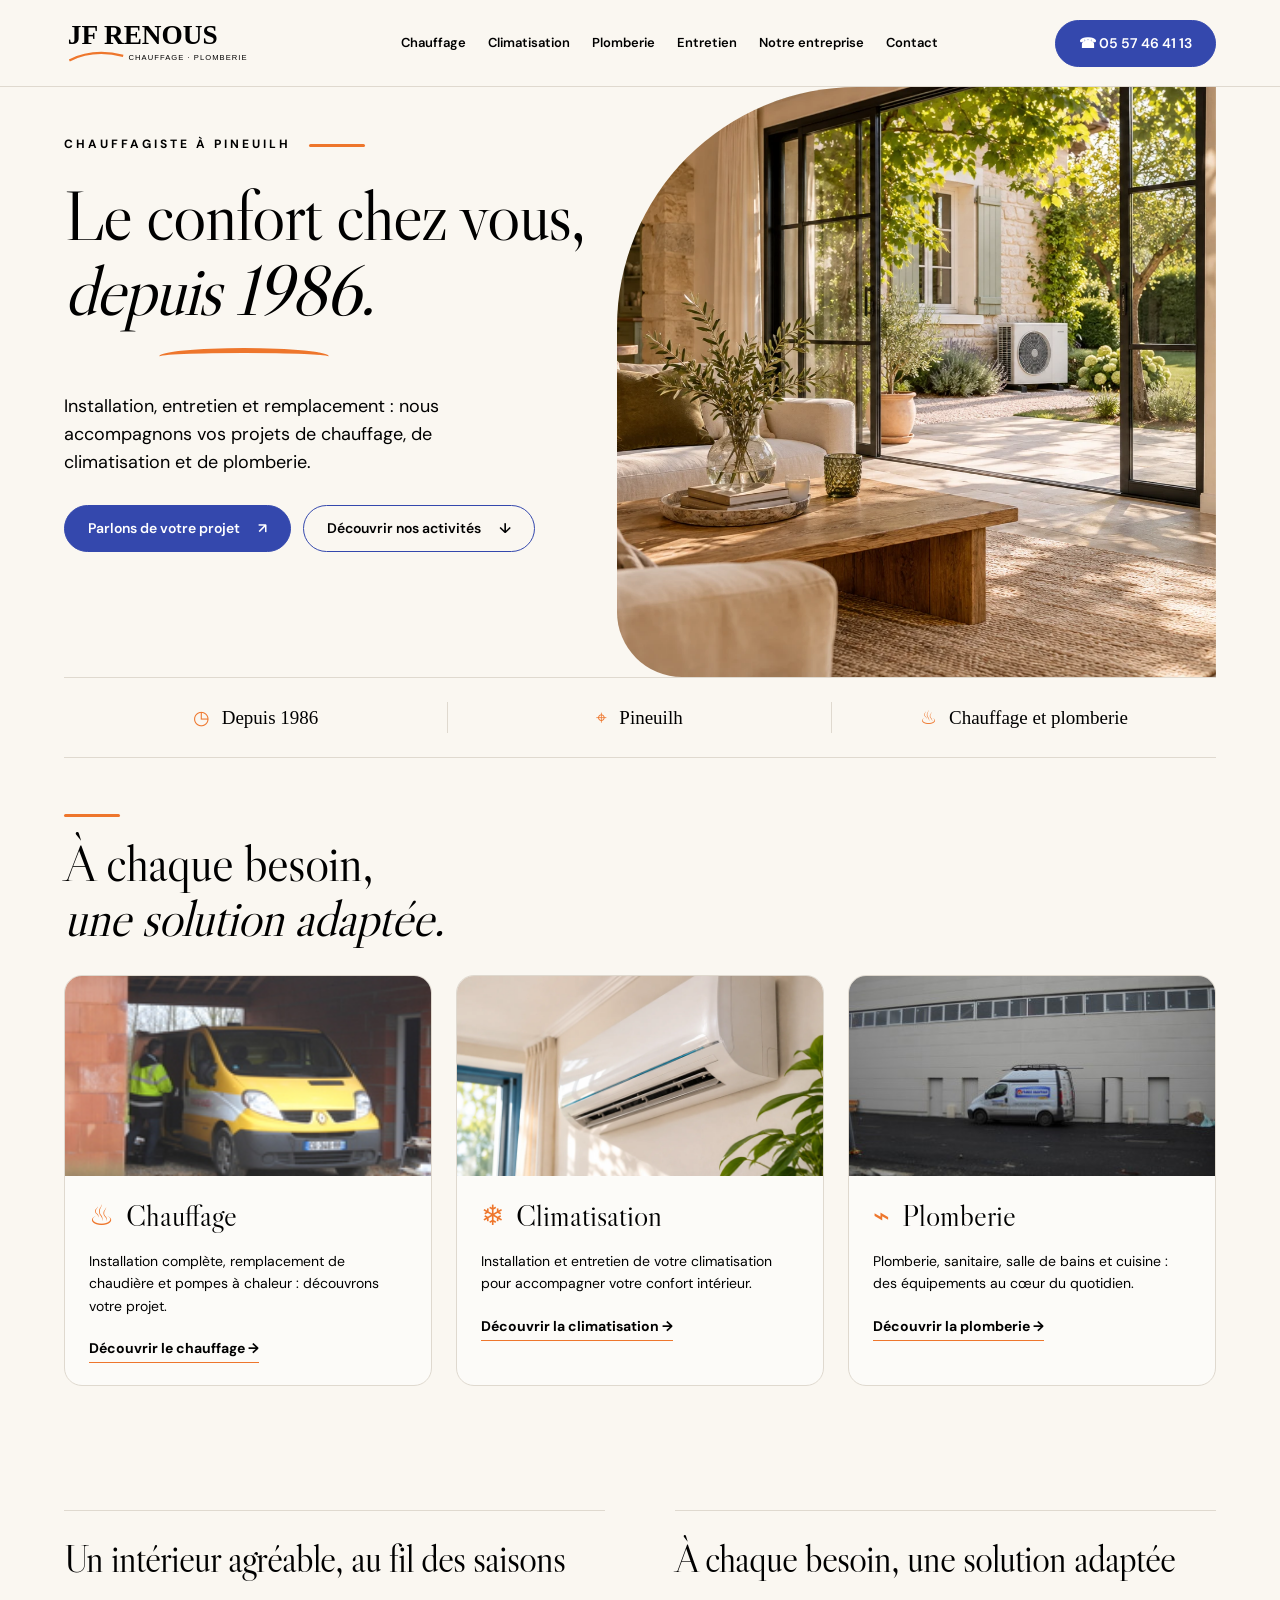
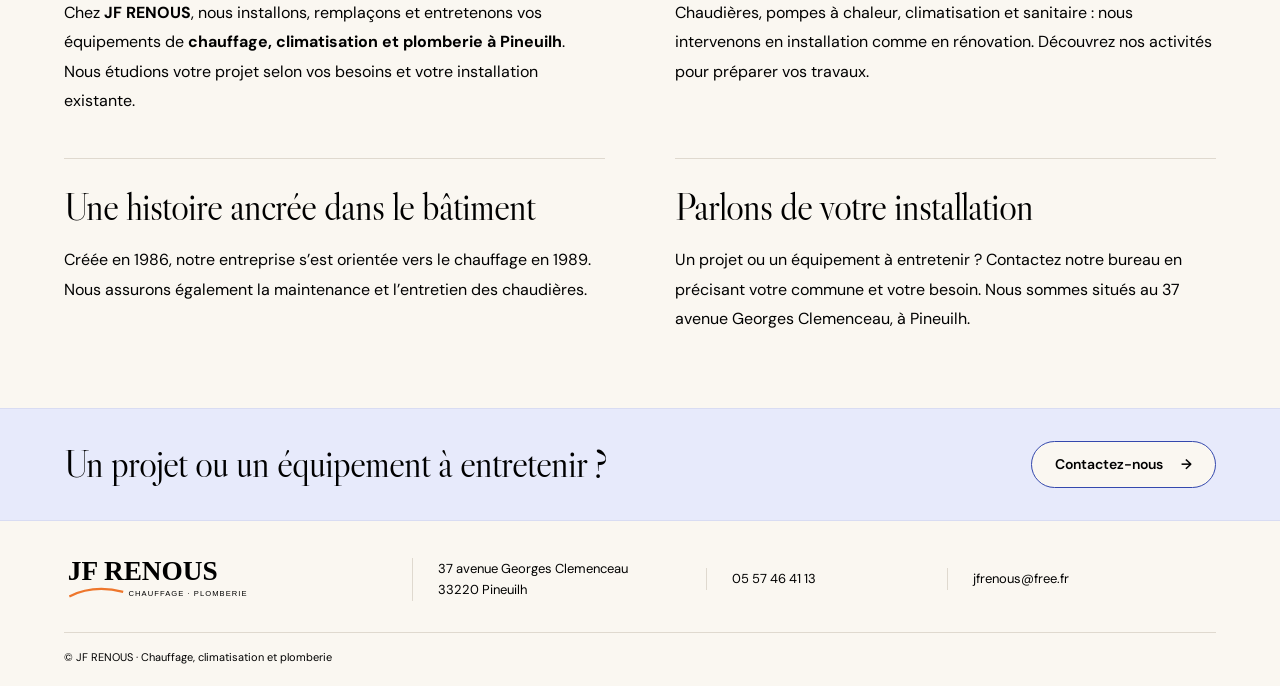
<file: index.html>
<!doctype html><html lang="fr"><head><meta charset="utf-8"><meta name="viewport" content="width=device-width, initial-scale=1"><title>Chauffagiste à Pineuilh — JF RENOUS</title><meta name="description" content="Installation, entretien et remplacement : nous accompagnons vos projets de chauffage, de climatisation et de plomberie. Contactez JF RENOUS à Pineuilh."><meta name="theme-color" content="#3448AD"><link rel="icon" href="assets/favicon.svg"><link rel="stylesheet" href="style.css"><script src="app.js" defer></script></head><body class="home"><a class="skip" href="#main">Aller au contenu</a><header><div class="header"><a class="logo" href="index.html"><img src="assets/logo.svg" alt="JF RENOUS — Accueil"></a><nav aria-label="Navigation principale"><a href="chauffage.html">Chauffage</a><a href="climatisation.html">Climatisation</a><a href="plomberie.html">Plomberie</a><a href="entretien.html">Entretien</a><a href="entreprise.html">Notre entreprise</a><a href="contact.html">Contact</a></nav><a class="phone" href="tel:+33557464113">☎ 05 57 46 41 13</a><button class="menu" type="button" aria-expanded="false" aria-label="Ouvrir ou fermer le menu">Menu</button></div></header><main id="main"><section class="hero"><div class="hero-copy reveal"><div class="eyebrow">Chauffagiste à Pineuilh</div><h1>Le confort chez vous,<br><em>depuis 1986.</em></h1><div class="swoosh" aria-hidden="true"></div><p>Installation, entretien et remplacement : nous accompagnons vos projets de chauffage, de climatisation et de plomberie.</p><div class="actions"><a class="button" href="contact.html">Parlons de votre projet <span aria-hidden="true">↗</span></a><a class="button outline" href="#activites">Découvrir nos activités <span aria-hidden="true">↓</span></a></div></div><div class="hero-media"><figure><img src="assets/confort.webp" alt="Intérieur lumineux avec radiateur et pompe à chaleur donnant sur un jardin" fetchpriority="high"></figure></div></section><div class="facts"><div><span>◷</span>Depuis 1986</div><div><span>⌖</span>Pineuilh</div><div><span>♨</span>Chauffage et plomberie</div></div><section class="wrap" id="activites"><div class="section-title"><span class="mark"></span><h2>À chaque besoin,<br><em>une solution adaptée.</em></h2></div><div class="cards"><a class="card" href="chauffage.html"><div class="card-photo"><img src="assets/chaudiere.jpg" alt="Chauffage" loading="lazy"></div><div class="card-body"><h3><span class="icon" aria-hidden="true">♨</span>Chauffage</h3><p>Installation complète, remplacement de chaudière et pompes à chaleur : découvrons votre projet.</p><span class="textlink">Découvrir le chauffage →</span></div></a><a class="card" href="climatisation.html"><div class="card-photo"><img src="assets/carteclim.webp" alt="Climatisation murale — visuel illustratif" loading="lazy"></div><div class="card-body"><h3><span class="icon" aria-hidden="true">❄</span>Climatisation</h3><p>Installation et entretien de votre climatisation pour accompagner votre confort intérieur.</p><span class="textlink">Découvrir la climatisation →</span></div></a><a class="card" href="plomberie.html"><div class="card-photo"><img src="assets/sanitaire.jpg" alt="Plomberie" loading="lazy"></div><div class="card-body"><h3><span class="icon" aria-hidden="true">⌁</span>Plomberie</h3><p>Plomberie, sanitaire, salle de bains et cuisine : des équipements au cœur du quotidien.</p><span class="textlink">Découvrir la plomberie →</span></div></a></div></section><section class="wrap" id="details"><div class="editorial"><article><h2>Un intérieur agréable, au fil des saisons</h2><p>Chez <strong>JF RENOUS</strong>, nous installons, remplaçons et entretenons vos équipements de <strong>chauffage, climatisation et plomberie à Pineuilh</strong>. Nous étudions votre projet selon vos besoins et votre installation existante.</p></article><article><h2>À chaque besoin, une solution adaptée</h2><p>Chaudières, pompes à chaleur, climatisation et sanitaire : nous intervenons en installation comme en rénovation. Découvrez nos activités pour préparer vos travaux.</p></article><article><h2>Une histoire ancrée dans le bâtiment</h2><p>Créée en 1986, notre entreprise s’est orientée vers le chauffage en 1989. Nous assurons également la maintenance et l’entretien des chaudières.</p></article><article><h2>Parlons de votre installation</h2><p>Un projet ou un équipement à entretenir ? Contactez notre bureau en précisant votre commune et votre besoin. Nous sommes situés au 37 avenue Georges Clemenceau, à Pineuilh.</p></article></div></section><section class="cta"><div class="wrap"><h2>Un projet ou un équipement à entretenir ?</h2><a class="button outline" href="contact.html">Contactez-nous <span aria-hidden="true">→</span></a></div></section></main><footer><div class="wrap"><div class="footer-top"><a class="logo" href="index.html"><img src="assets/logo.svg" alt="JF RENOUS — Accueil"></a><div>37 avenue Georges Clemenceau<br>33220 Pineuilh</div><div><a href="tel:+33557464113">05 57 46 41 13</a></div><div><a href="mailto:jfrenous@free.fr">jfrenous@free.fr</a></div></div><div class="footer-bottom"><span>© JF RENOUS · Chauffage, climatisation et plomberie</span></div></div></footer></body></html>
</file>
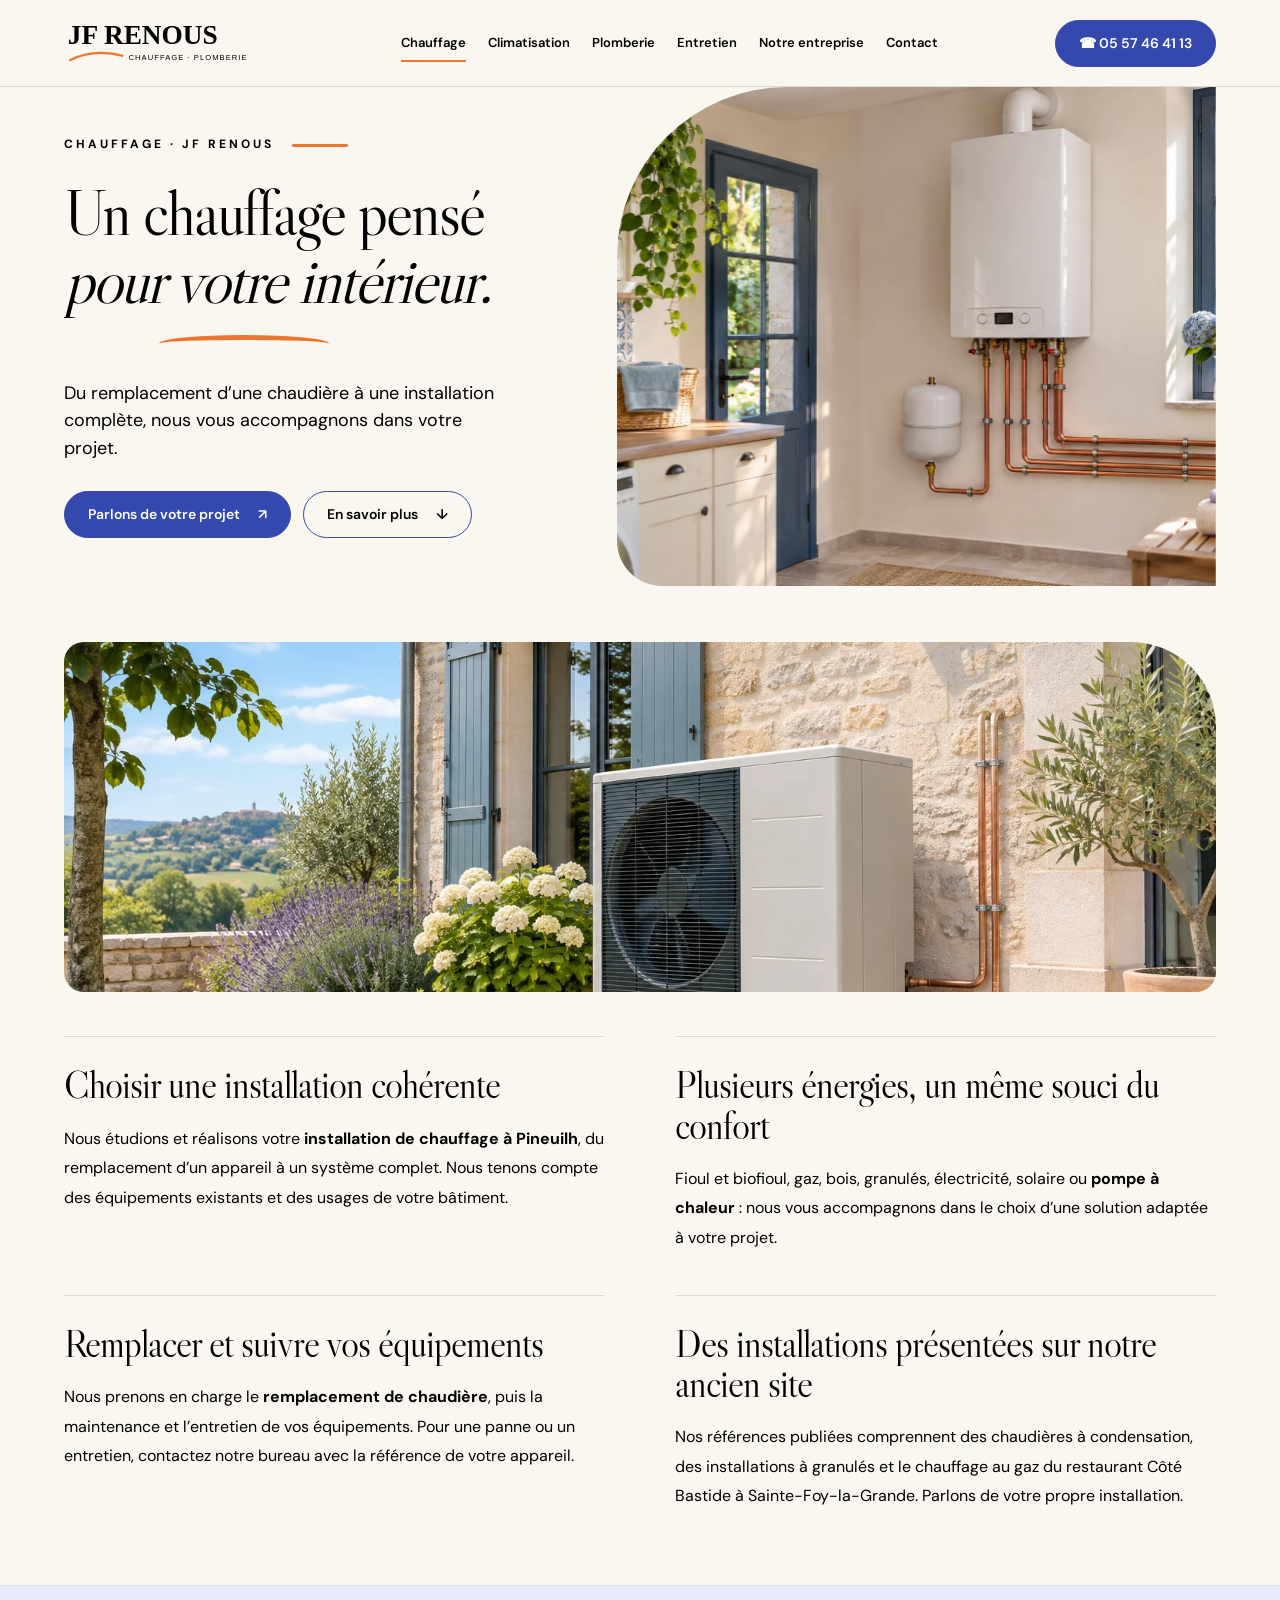
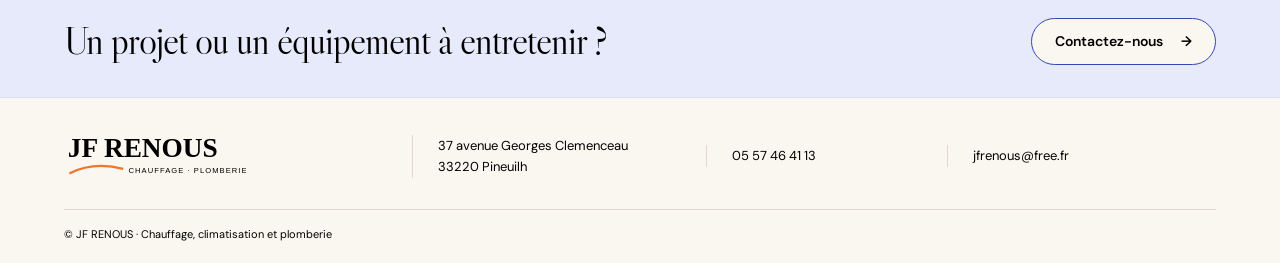
<file: chauffage.html>
<!doctype html><html lang="fr"><head><meta charset="utf-8"><meta name="viewport" content="width=device-width, initial-scale=1"><title>Installation de chauffage à Pineuilh — JF RENOUS</title><meta name="description" content="Du remplacement d’une chaudière à une installation complète, nous vous accompagnons dans votre projet. Contactez JF RENOUS à Pineuilh."><meta name="theme-color" content="#3448AD"><link rel="icon" href="assets/favicon.svg"><link rel="stylesheet" href="style.css"><script src="app.js" defer></script></head><body class="inner"><a class="skip" href="#main">Aller au contenu</a><header><div class="header"><a class="logo" href="index.html"><img src="assets/logo.svg" alt="JF RENOUS — Accueil"></a><nav aria-label="Navigation principale"><a aria-current="page" href="chauffage.html">Chauffage</a><a href="climatisation.html">Climatisation</a><a href="plomberie.html">Plomberie</a><a href="entretien.html">Entretien</a><a href="entreprise.html">Notre entreprise</a><a href="contact.html">Contact</a></nav><a class="phone" href="tel:+33557464113">☎ 05 57 46 41 13</a><button class="menu" type="button" aria-expanded="false" aria-label="Ouvrir ou fermer le menu">Menu</button></div></header><main id="main"><section class="hero"><div class="hero-copy reveal"><div class="eyebrow">Chauffage · JF RENOUS</div><h1>Un chauffage pensé<br><em>pour votre intérieur.</em></h1><div class="swoosh" aria-hidden="true"></div><p>Du remplacement d’une chaudière à une installation complète, nous vous accompagnons dans votre projet.</p><div class="actions"><a class="button" href="contact.html">Parlons de votre projet <span aria-hidden="true">↗</span></a><a class="button outline" href="#details">En savoir plus <span aria-hidden="true">↓</span></a></div></div><div class="hero-media"><figure><img src="assets/chauffage.webp" alt="Chaudière murale avec tuyauterie en cuivre dans une buanderie" fetchpriority="high"></figure></div></section><section class="wrap" id="details"><figure class="activity-photo"><img src="assets/chauffage_detail.webp" alt="Pompe à chaleur à proximité d’une maison en pierre" loading="lazy"></figure><div class="editorial"><article><h2>Choisir une installation cohérente</h2><p>Nous étudions et réalisons votre <strong>installation de chauffage à Pineuilh</strong>, du remplacement d’un appareil à un système complet. Nous tenons compte des équipements existants et des usages de votre bâtiment.</p></article><article><h2>Plusieurs énergies, un même souci du confort</h2><p>Fioul et biofioul, gaz, bois, granulés, électricité, solaire ou <strong>pompe à chaleur</strong> : nous vous accompagnons dans le choix d’une solution adaptée à votre projet.</p></article><article><h2>Remplacer et suivre vos équipements</h2><p>Nous prenons en charge le <strong>remplacement de chaudière</strong>, puis la maintenance et l’entretien de vos équipements. Pour une panne ou un entretien, contactez notre bureau avec la référence de votre appareil.</p></article><article><h2>Des installations présentées sur notre ancien site</h2><p>Nos références publiées comprennent des chaudières à condensation, des installations à granulés et le chauffage au gaz du restaurant Côté Bastide à Sainte-Foy-la-Grande. Parlons de votre propre installation.</p></article></div></section><section class="cta"><div class="wrap"><h2>Un projet ou un équipement à entretenir ?</h2><a class="button outline" href="contact.html">Contactez-nous <span aria-hidden="true">→</span></a></div></section></main><footer><div class="wrap"><div class="footer-top"><a class="logo" href="index.html"><img src="assets/logo.svg" alt="JF RENOUS — Accueil"></a><div>37 avenue Georges Clemenceau<br>33220 Pineuilh</div><div><a href="tel:+33557464113">05 57 46 41 13</a></div><div><a href="mailto:jfrenous@free.fr">jfrenous@free.fr</a></div></div><div class="footer-bottom"><span>© JF RENOUS · Chauffage, climatisation et plomberie</span></div></div></footer></body></html>
</file>
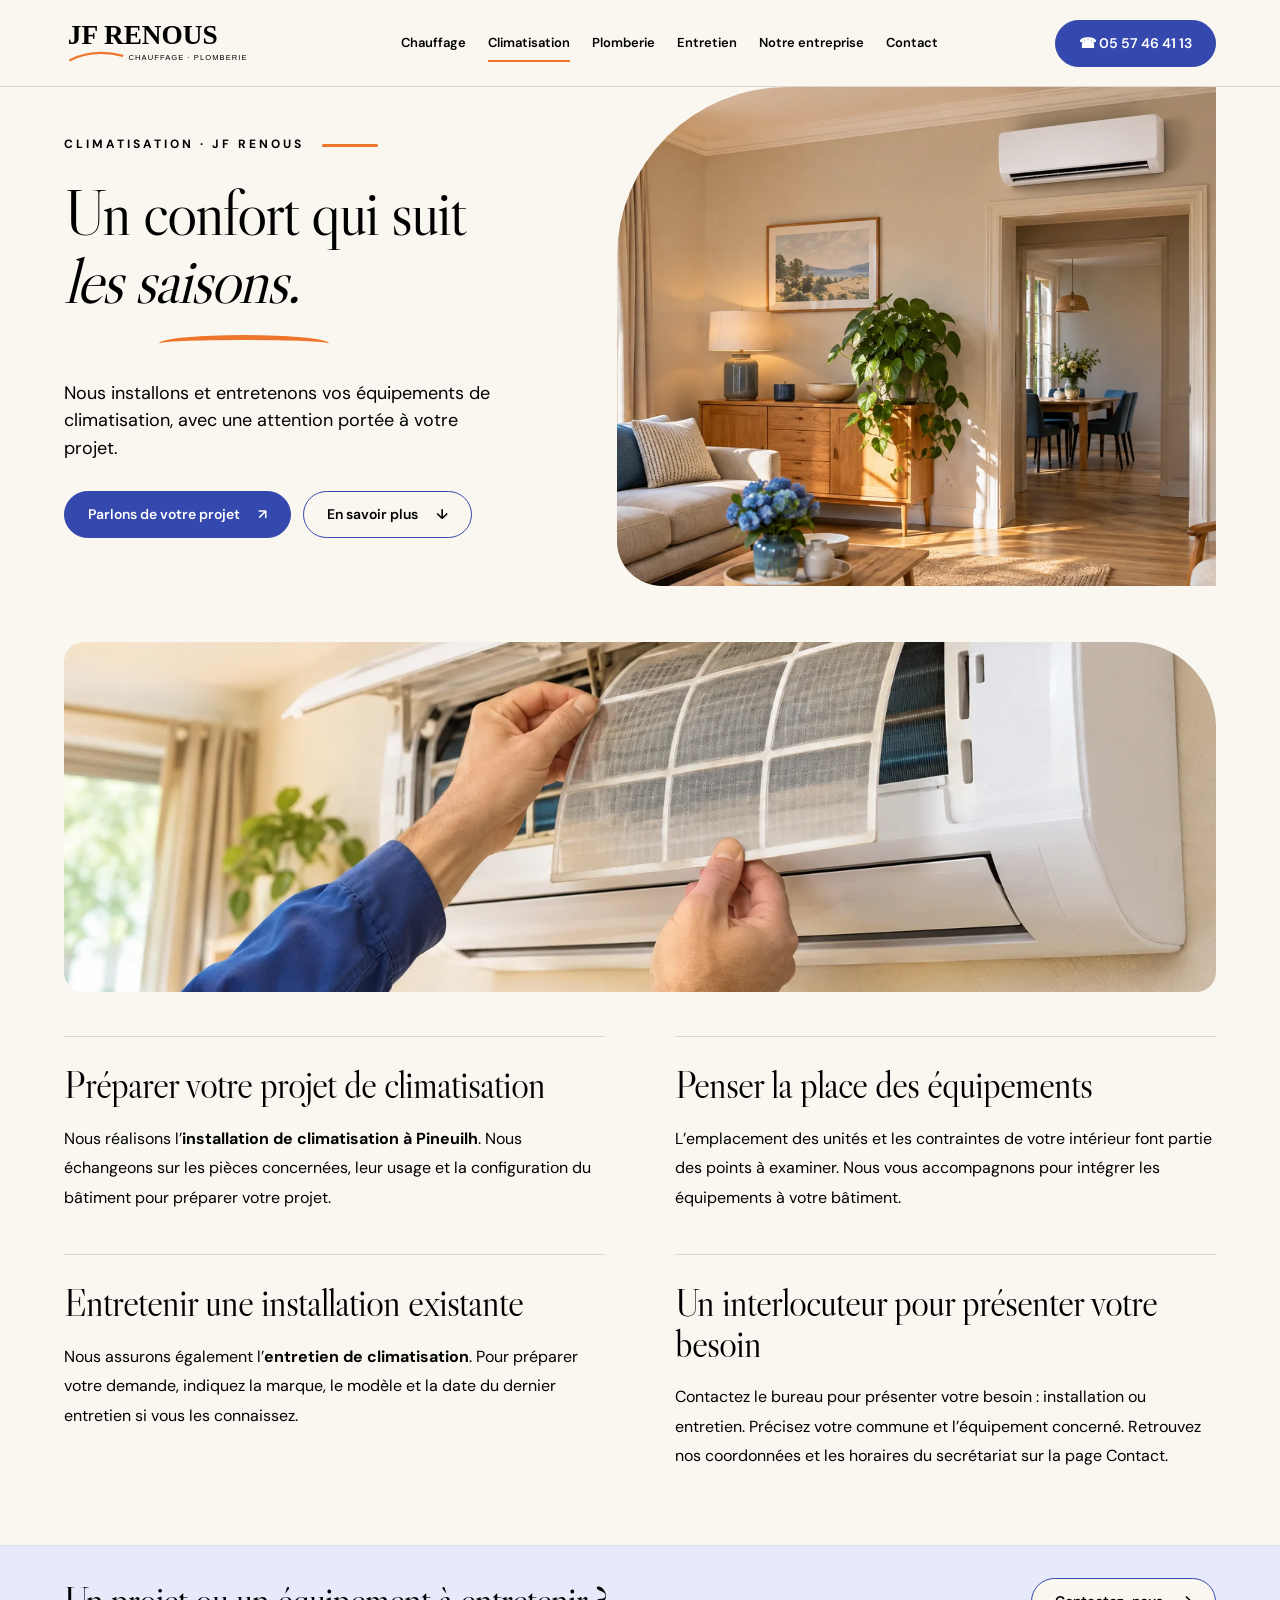
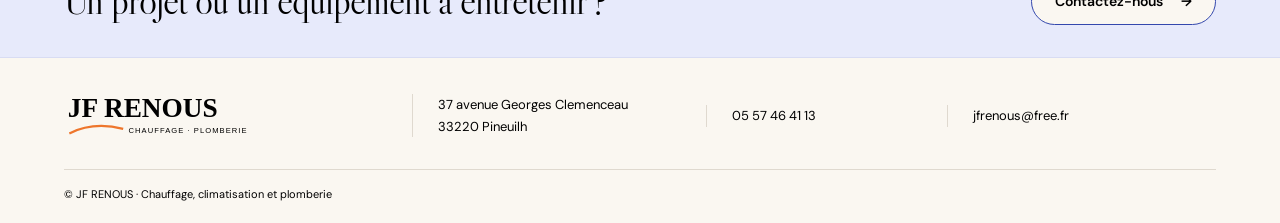
<file: climatisation.html>
<!doctype html><html lang="fr"><head><meta charset="utf-8"><meta name="viewport" content="width=device-width, initial-scale=1"><title>Installation et entretien de climatisation à Pineuilh</title><meta name="description" content="Nous installons et entretenons vos équipements de climatisation, avec une attention portée à votre projet. Contactez JF RENOUS à Pineuilh."><meta name="theme-color" content="#3448AD"><link rel="icon" href="assets/favicon.svg"><link rel="stylesheet" href="style.css"><script src="app.js" defer></script></head><body class="inner"><a class="skip" href="#main">Aller au contenu</a><header><div class="header"><a class="logo" href="index.html"><img src="assets/logo.svg" alt="JF RENOUS — Accueil"></a><nav aria-label="Navigation principale"><a href="chauffage.html">Chauffage</a><a aria-current="page" href="climatisation.html">Climatisation</a><a href="plomberie.html">Plomberie</a><a href="entretien.html">Entretien</a><a href="entreprise.html">Notre entreprise</a><a href="contact.html">Contact</a></nav><a class="phone" href="tel:+33557464113">☎ 05 57 46 41 13</a><button class="menu" type="button" aria-expanded="false" aria-label="Ouvrir ou fermer le menu">Menu</button></div></header><main id="main"><section class="hero"><div class="hero-copy reveal"><div class="eyebrow">Climatisation · JF RENOUS</div><h1>Un confort qui suit<br><em>les saisons.</em></h1><div class="swoosh" aria-hidden="true"></div><p>Nous installons et entretenons vos équipements de climatisation, avec une attention portée à votre projet.</p><div class="actions"><a class="button" href="contact.html">Parlons de votre projet <span aria-hidden="true">↗</span></a><a class="button outline" href="#details">En savoir plus <span aria-hidden="true">↓</span></a></div></div><div class="hero-media"><figure><img src="assets/climatisation.webp" alt="Climatisation murale dans un intérieur lumineux" fetchpriority="high"></figure></div></section><section class="wrap" id="details"><figure class="activity-photo"><img src="assets/climatisation_detail.webp" alt="Entretien du filtre d’une climatisation" loading="lazy"></figure><div class="editorial"><article><h2>Préparer votre projet de climatisation</h2><p>Nous réalisons l’<strong>installation de climatisation à Pineuilh</strong>. Nous échangeons sur les pièces concernées, leur usage et la configuration du bâtiment pour préparer votre projet.</p></article><article><h2>Penser la place des équipements</h2><p>L’emplacement des unités et les contraintes de votre intérieur font partie des points à examiner. Nous vous accompagnons pour intégrer les équipements à votre bâtiment.</p></article><article><h2>Entretenir une installation existante</h2><p>Nous assurons également l’<strong>entretien de climatisation</strong>. Pour préparer votre demande, indiquez la marque, le modèle et la date du dernier entretien si vous les connaissez.</p></article><article><h2>Un interlocuteur pour présenter votre besoin</h2><p>Contactez le bureau pour présenter votre besoin : installation ou entretien. Précisez votre commune et l’équipement concerné. Retrouvez nos coordonnées et les horaires du secrétariat sur la page Contact.</p></article></div></section><section class="cta"><div class="wrap"><h2>Un projet ou un équipement à entretenir ?</h2><a class="button outline" href="contact.html">Contactez-nous <span aria-hidden="true">→</span></a></div></section></main><footer><div class="wrap"><div class="footer-top"><a class="logo" href="index.html"><img src="assets/logo.svg" alt="JF RENOUS — Accueil"></a><div>37 avenue Georges Clemenceau<br>33220 Pineuilh</div><div><a href="tel:+33557464113">05 57 46 41 13</a></div><div><a href="mailto:jfrenous@free.fr">jfrenous@free.fr</a></div></div><div class="footer-bottom"><span>© JF RENOUS · Chauffage, climatisation et plomberie</span></div></div></footer></body></html>
</file>
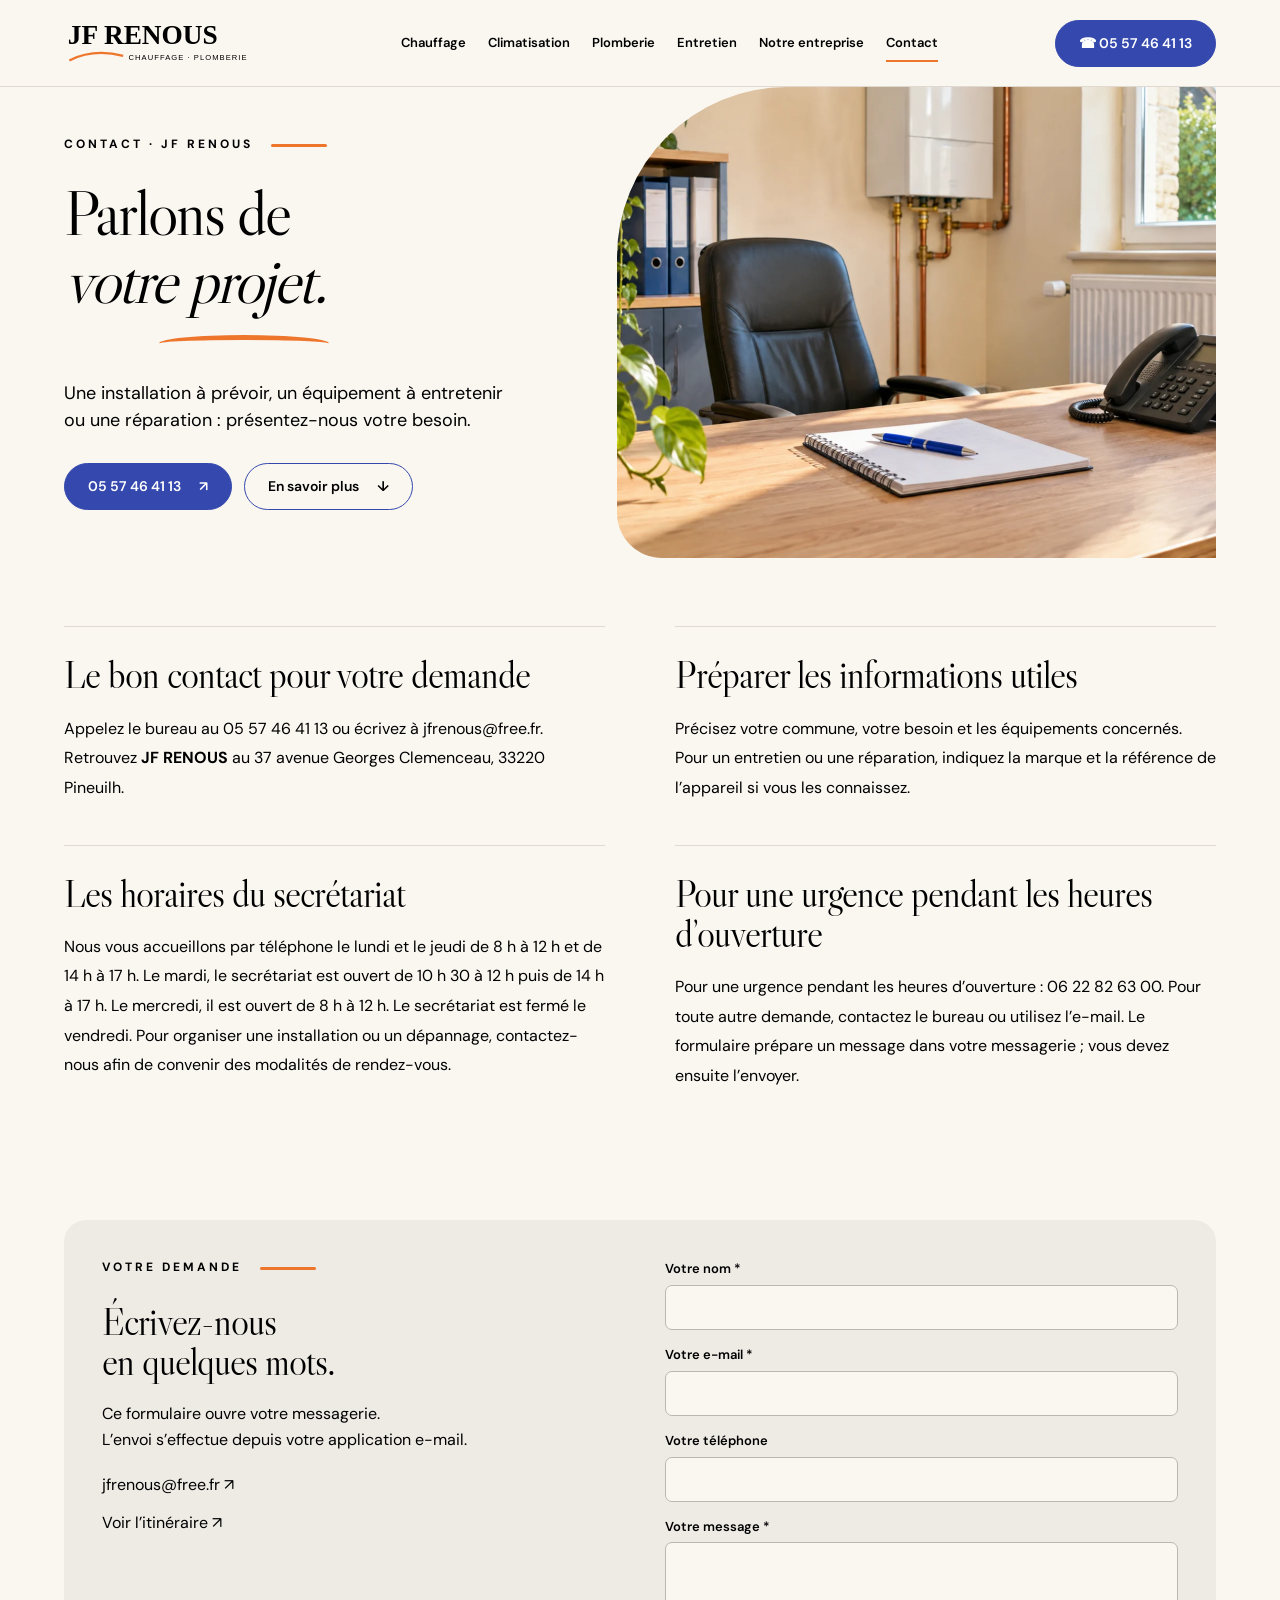
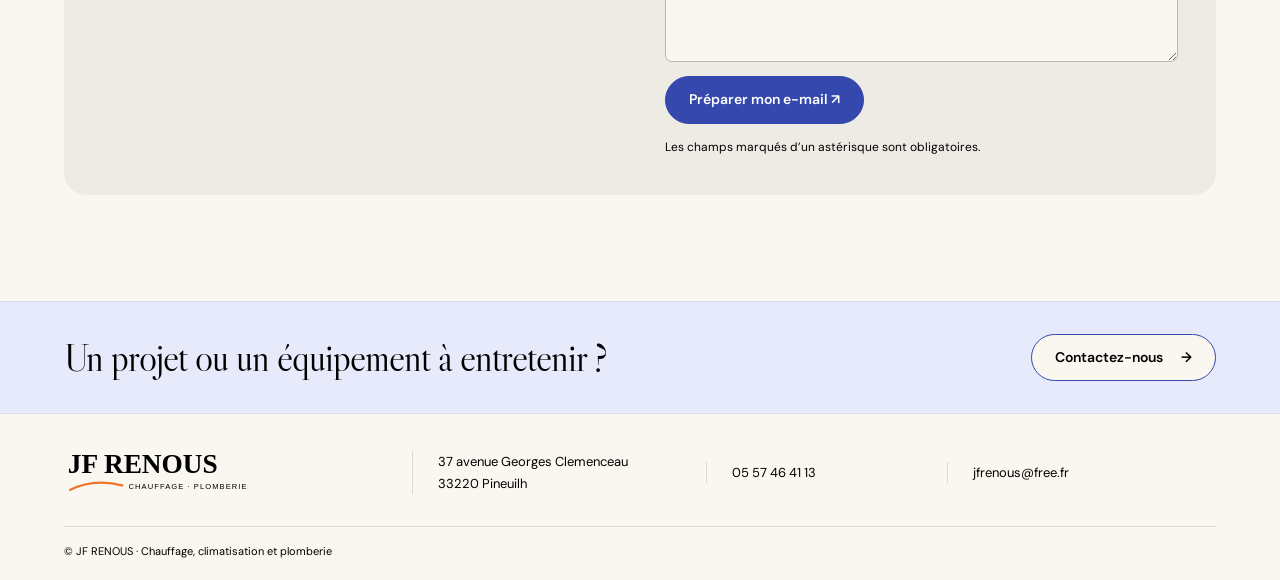
<file: contact.html>
<!doctype html><html lang="fr"><head><meta charset="utf-8"><meta name="viewport" content="width=device-width, initial-scale=1"><title>Contacter votre chauffagiste à Pineuilh — JF RENOUS</title><meta name="description" content="Une installation à prévoir, un équipement à entretenir ou une réparation : présentez-nous votre besoin. Contactez JF RENOUS à Pineuilh."><meta name="theme-color" content="#3448AD"><link rel="icon" href="assets/favicon.svg"><link rel="stylesheet" href="style.css"><script src="app.js" defer></script></head><body class="inner"><a class="skip" href="#main">Aller au contenu</a><header><div class="header"><a class="logo" href="index.html"><img src="assets/logo.svg" alt="JF RENOUS — Accueil"></a><nav aria-label="Navigation principale"><a href="chauffage.html">Chauffage</a><a href="climatisation.html">Climatisation</a><a href="plomberie.html">Plomberie</a><a href="entretien.html">Entretien</a><a href="entreprise.html">Notre entreprise</a><a aria-current="page" href="contact.html">Contact</a></nav><a class="phone" href="tel:+33557464113">☎ 05 57 46 41 13</a><button class="menu" type="button" aria-expanded="false" aria-label="Ouvrir ou fermer le menu">Menu</button></div></header><main id="main"><section class="hero"><div class="hero-copy reveal"><div class="eyebrow">Contact · JF RENOUS</div><h1>Parlons de<br><em>votre projet.</em></h1><div class="swoosh" aria-hidden="true"></div><p>Une installation à prévoir, un équipement à entretenir ou une réparation : présentez-nous votre besoin.</p><div class="actions"><a class="button" href="tel:+33557464113">05 57 46 41 13 <span aria-hidden="true">↗</span></a><a class="button outline" href="#details">En savoir plus <span aria-hidden="true">↓</span></a></div></div><div class="hero-media"><figure><img src="assets/contact.webp" alt="Bureau avec téléphone et carnet pour préparer votre demande" fetchpriority="high"></figure></div></section><section class="wrap" id="details"><div class="editorial"><article><h2>Le bon contact pour votre demande</h2><p>Appelez le bureau au <a href="tel:+33557464113">05 57 46 41 13</a> ou écrivez à <a href="mailto:jfrenous@free.fr">jfrenous@free.fr</a>. Retrouvez <strong>JF RENOUS</strong> au 37 avenue Georges Clemenceau, 33220 Pineuilh.</p></article><article><h2>Préparer les informations utiles</h2><p>Précisez votre commune, votre besoin et les équipements concernés. Pour un entretien ou une réparation, indiquez la marque et la référence de l’appareil si vous les connaissez.</p></article><article><h2>Les horaires du secrétariat</h2><p>Nous vous accueillons par téléphone le lundi et le jeudi de 8 h à 12 h et de 14 h à 17 h. Le mardi, le secrétariat est ouvert de 10 h 30 à 12 h puis de 14 h à 17 h. Le mercredi, il est ouvert de 8 h à 12 h. Le secrétariat est fermé le vendredi. Pour organiser une installation ou un dépannage, contactez-nous afin de convenir des modalités de rendez-vous.</p></article><article><h2>Pour une urgence pendant les heures d’ouverture</h2><p>Pour une urgence pendant les heures d’ouverture : <a href="tel:+33622826300">06 22 82 63 00</a>. Pour toute autre demande, contactez le bureau ou utilisez l’e-mail. Le formulaire prépare un message dans votre messagerie ; vous devez ensuite l’envoyer.</p></article></div></section><section class="wrap"><div class="contact-panel"><div><span class="eyebrow">Votre demande</span><h2>Écrivez-nous<br>en quelques mots.</h2><p>Ce formulaire ouvre votre messagerie.<br>L’envoi s’effectue depuis votre application e-mail.</p><a href="mailto:jfrenous@free.fr">jfrenous@free.fr ↗</a><a href="https://www.google.com/maps/search/?api=1&query=37+avenue+Georges+Clemenceau+33220+Pineuilh" target="_blank" rel="noopener">Voir l’itinéraire ↗</a></div><form><label>Votre nom *<input name="nom" autocomplete="name" required></label><label>Votre e-mail *<input name="email" type="email" autocomplete="email" required></label><label>Votre téléphone<input name="telephone" type="tel" autocomplete="tel"></label><label>Votre message *<textarea name="message" required></textarea></label><button class="button" type="submit">Préparer mon e-mail ↗</button><small id="form-status" role="status">Les champs marqués d’un astérisque sont obligatoires.</small></form></div></section><section class="cta"><div class="wrap"><h2>Un projet ou un équipement à entretenir ?</h2><a class="button outline" href="contact.html">Contactez-nous <span aria-hidden="true">→</span></a></div></section></main><footer><div class="wrap"><div class="footer-top"><a class="logo" href="index.html"><img src="assets/logo.svg" alt="JF RENOUS — Accueil"></a><div>37 avenue Georges Clemenceau<br>33220 Pineuilh</div><div><a href="tel:+33557464113">05 57 46 41 13</a></div><div><a href="mailto:jfrenous@free.fr">jfrenous@free.fr</a></div></div><div class="footer-bottom"><span>© JF RENOUS · Chauffage, climatisation et plomberie</span></div></div></footer></body></html>
</file>
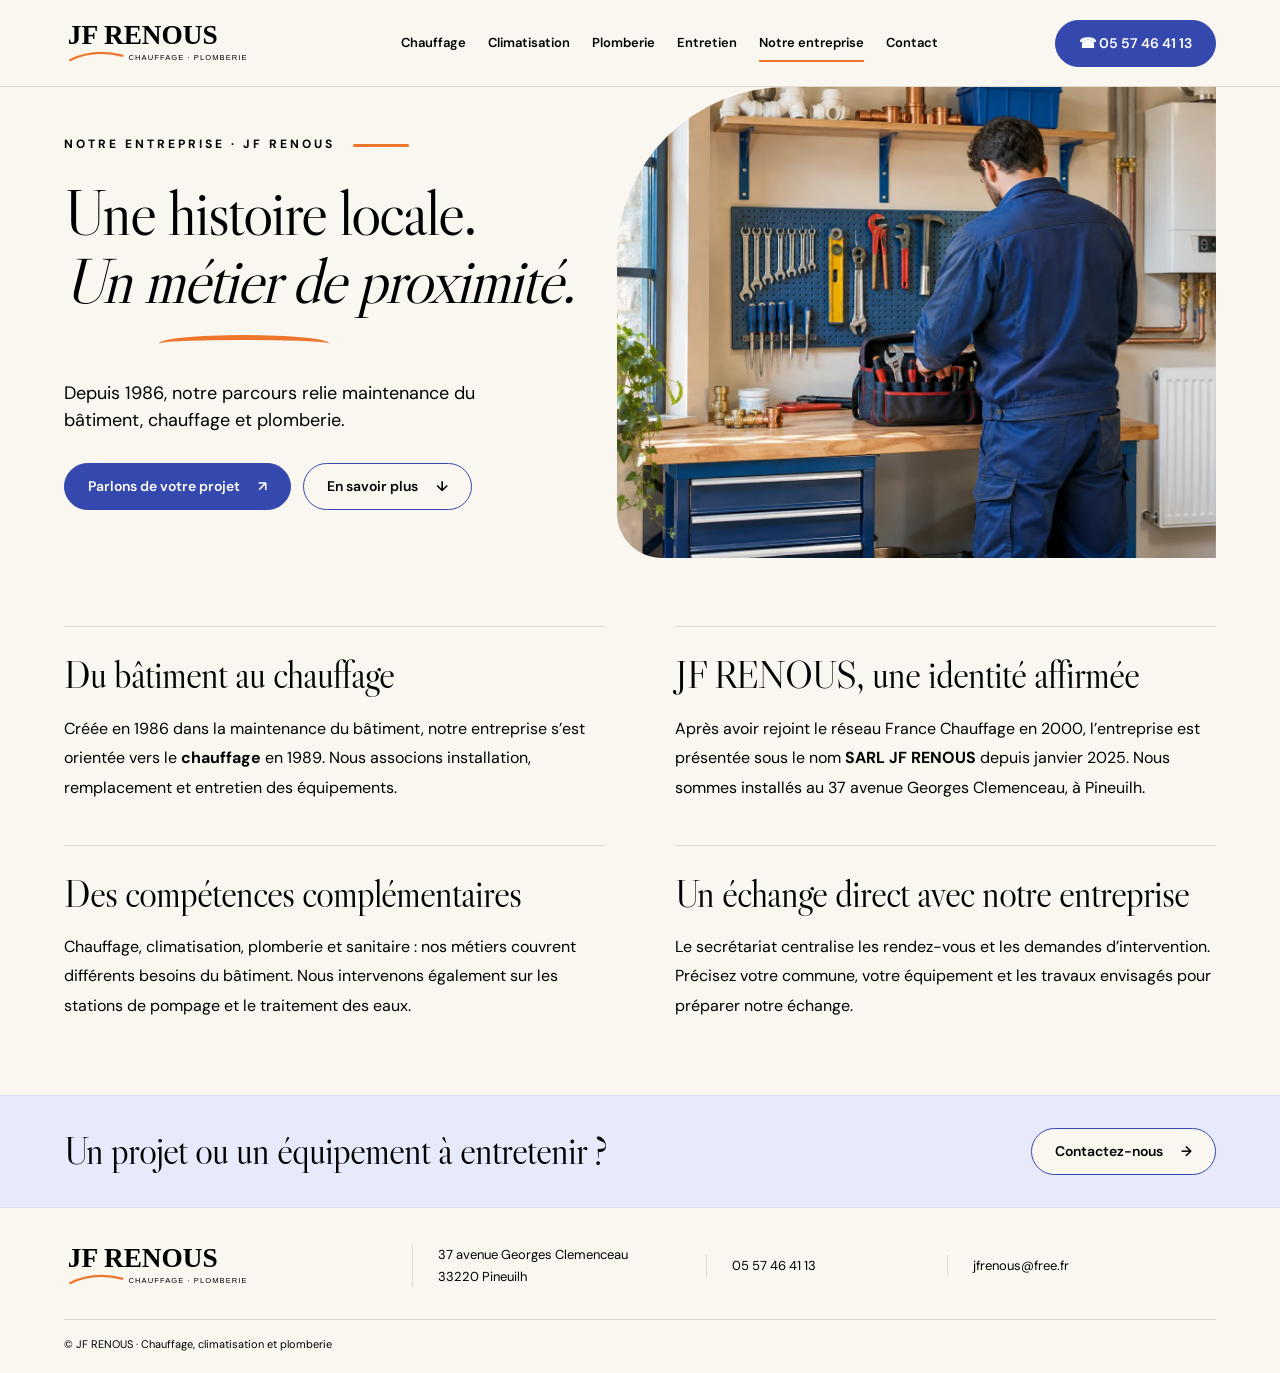
<file: entreprise.html>
<!doctype html><html lang="fr"><head><meta charset="utf-8"><meta name="viewport" content="width=device-width, initial-scale=1"><title>Notre entreprise de chauffage à Pineuilh — JF RENOUS</title><meta name="description" content="Depuis 1986, notre parcours relie maintenance du bâtiment, chauffage et plomberie. Contactez JF RENOUS à Pineuilh."><meta name="theme-color" content="#3448AD"><link rel="icon" href="assets/favicon.svg"><link rel="stylesheet" href="style.css"><script src="app.js" defer></script></head><body class="inner"><a class="skip" href="#main">Aller au contenu</a><header><div class="header"><a class="logo" href="index.html"><img src="assets/logo.svg" alt="JF RENOUS — Accueil"></a><nav aria-label="Navigation principale"><a href="chauffage.html">Chauffage</a><a href="climatisation.html">Climatisation</a><a href="plomberie.html">Plomberie</a><a href="entretien.html">Entretien</a><a aria-current="page" href="entreprise.html">Notre entreprise</a><a href="contact.html">Contact</a></nav><a class="phone" href="tel:+33557464113">☎ 05 57 46 41 13</a><button class="menu" type="button" aria-expanded="false" aria-label="Ouvrir ou fermer le menu">Menu</button></div></header><main id="main"><section class="hero"><div class="hero-copy reveal"><div class="eyebrow">Notre entreprise · JF RENOUS</div><h1>Une histoire locale.<br><em>Un métier de proximité.</em></h1><div class="swoosh" aria-hidden="true"></div><p>Depuis 1986, notre parcours relie maintenance du bâtiment, chauffage et plomberie.</p><div class="actions"><a class="button" href="contact.html">Parlons de votre projet <span aria-hidden="true">↗</span></a><a class="button outline" href="#details">En savoir plus <span aria-hidden="true">↓</span></a></div></div><div class="hero-media"><figure><img src="assets/entreprise.webp" alt="Artisan préparant son matériel dans un atelier" fetchpriority="high"></figure></div></section><section class="wrap" id="details"><div class="editorial"><article><h2>Du bâtiment au chauffage</h2><p>Créée en 1986 dans la maintenance du bâtiment, notre entreprise s’est orientée vers le <strong>chauffage</strong> en 1989. Nous associons installation, remplacement et entretien des équipements.</p></article><article><h2>JF RENOUS, une identité affirmée</h2><p>Après avoir rejoint le réseau France Chauffage en 2000, l’entreprise est présentée sous le nom <strong>SARL JF RENOUS</strong> depuis janvier 2025. Nous sommes installés au 37 avenue Georges Clemenceau, à Pineuilh.</p></article><article><h2>Des compétences complémentaires</h2><p>Chauffage, climatisation, plomberie et sanitaire : nos métiers couvrent différents besoins du bâtiment. Nous intervenons également sur les stations de pompage et le traitement des eaux.</p></article><article><h2>Un échange direct avec notre entreprise</h2><p>Le secrétariat centralise les rendez-vous et les demandes d’intervention. Précisez votre commune, votre équipement et les travaux envisagés pour préparer notre échange.</p></article></div></section><section class="cta"><div class="wrap"><h2>Un projet ou un équipement à entretenir ?</h2><a class="button outline" href="contact.html">Contactez-nous <span aria-hidden="true">→</span></a></div></section></main><footer><div class="wrap"><div class="footer-top"><a class="logo" href="index.html"><img src="assets/logo.svg" alt="JF RENOUS — Accueil"></a><div>37 avenue Georges Clemenceau<br>33220 Pineuilh</div><div><a href="tel:+33557464113">05 57 46 41 13</a></div><div><a href="mailto:jfrenous@free.fr">jfrenous@free.fr</a></div></div><div class="footer-bottom"><span>© JF RENOUS · Chauffage, climatisation et plomberie</span></div></div></footer></body></html>
</file>
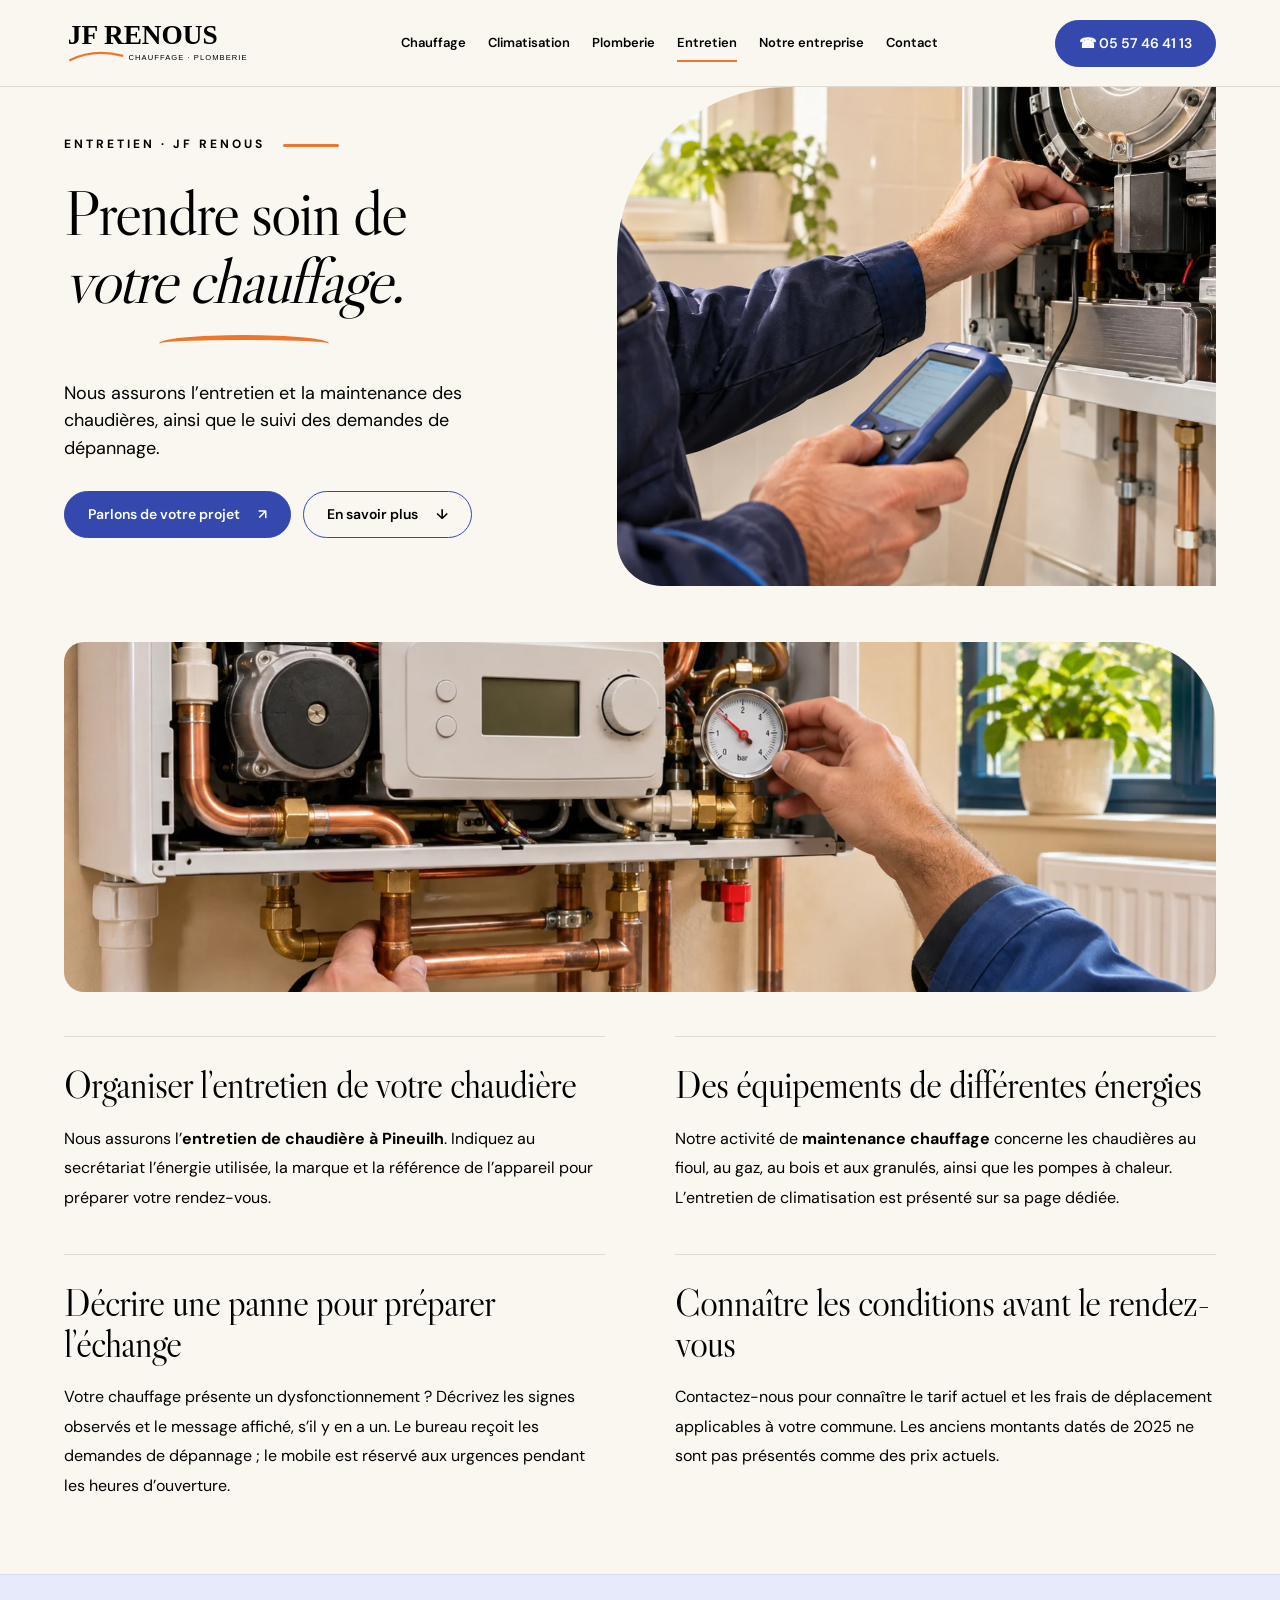
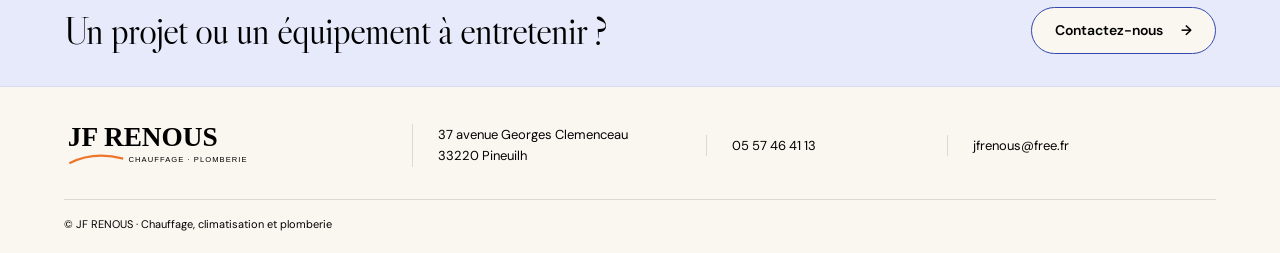
<file: entretien.html>
<!doctype html><html lang="fr"><head><meta charset="utf-8"><meta name="viewport" content="width=device-width, initial-scale=1"><title>Entretien et maintenance de chauffage à Pineuilh</title><meta name="description" content="Nous assurons l’entretien et la maintenance des chaudières, ainsi que le suivi des demandes de dépannage. Contactez JF RENOUS à Pineuilh."><meta name="theme-color" content="#3448AD"><link rel="icon" href="assets/favicon.svg"><link rel="stylesheet" href="style.css"><script src="app.js" defer></script></head><body class="inner"><a class="skip" href="#main">Aller au contenu</a><header><div class="header"><a class="logo" href="index.html"><img src="assets/logo.svg" alt="JF RENOUS — Accueil"></a><nav aria-label="Navigation principale"><a href="chauffage.html">Chauffage</a><a href="climatisation.html">Climatisation</a><a href="plomberie.html">Plomberie</a><a aria-current="page" href="entretien.html">Entretien</a><a href="entreprise.html">Notre entreprise</a><a href="contact.html">Contact</a></nav><a class="phone" href="tel:+33557464113">☎ 05 57 46 41 13</a><button class="menu" type="button" aria-expanded="false" aria-label="Ouvrir ou fermer le menu">Menu</button></div></header><main id="main"><section class="hero"><div class="hero-copy reveal"><div class="eyebrow">Entretien · JF RENOUS</div><h1>Prendre soin de<br><em>votre chauffage.</em></h1><div class="swoosh" aria-hidden="true"></div><p>Nous assurons l’entretien et la maintenance des chaudières, ainsi que le suivi des demandes de dépannage.</p><div class="actions"><a class="button" href="contact.html">Parlons de votre projet <span aria-hidden="true">↗</span></a><a class="button outline" href="#details">En savoir plus <span aria-hidden="true">↓</span></a></div></div><div class="hero-media"><figure><img src="assets/entretien.webp" alt="Contrôle d’une chaudière par un technicien" fetchpriority="high"></figure></div></section><section class="wrap" id="details"><figure class="activity-photo"><img src="assets/entretien_detail.webp" alt="Vérification d’un équipement de chauffage" loading="lazy"></figure><div class="editorial"><article><h2>Organiser l’entretien de votre chaudière</h2><p>Nous assurons l’<strong>entretien de chaudière à Pineuilh</strong>. Indiquez au secrétariat l’énergie utilisée, la marque et la référence de l’appareil pour préparer votre rendez-vous.</p></article><article><h2>Des équipements de différentes énergies</h2><p>Notre activité de <strong>maintenance chauffage</strong> concerne les chaudières au fioul, au gaz, au bois et aux granulés, ainsi que les pompes à chaleur. L’entretien de climatisation est présenté sur sa page dédiée.</p></article><article><h2>Décrire une panne pour préparer l’échange</h2><p>Votre chauffage présente un dysfonctionnement ? Décrivez les signes observés et le message affiché, s’il y en a un. Le bureau reçoit les demandes de dépannage ; le mobile est réservé aux urgences pendant les heures d’ouverture.</p></article><article><h2>Connaître les conditions avant le rendez-vous</h2><p>Contactez-nous pour connaître le tarif actuel et les frais de déplacement applicables à votre commune. Les anciens montants datés de 2025 ne sont pas présentés comme des prix actuels.</p></article></div></section><section class="cta"><div class="wrap"><h2>Un projet ou un équipement à entretenir ?</h2><a class="button outline" href="contact.html">Contactez-nous <span aria-hidden="true">→</span></a></div></section></main><footer><div class="wrap"><div class="footer-top"><a class="logo" href="index.html"><img src="assets/logo.svg" alt="JF RENOUS — Accueil"></a><div>37 avenue Georges Clemenceau<br>33220 Pineuilh</div><div><a href="tel:+33557464113">05 57 46 41 13</a></div><div><a href="mailto:jfrenous@free.fr">jfrenous@free.fr</a></div></div><div class="footer-bottom"><span>© JF RENOUS · Chauffage, climatisation et plomberie</span></div></div></footer></body></html>
</file>
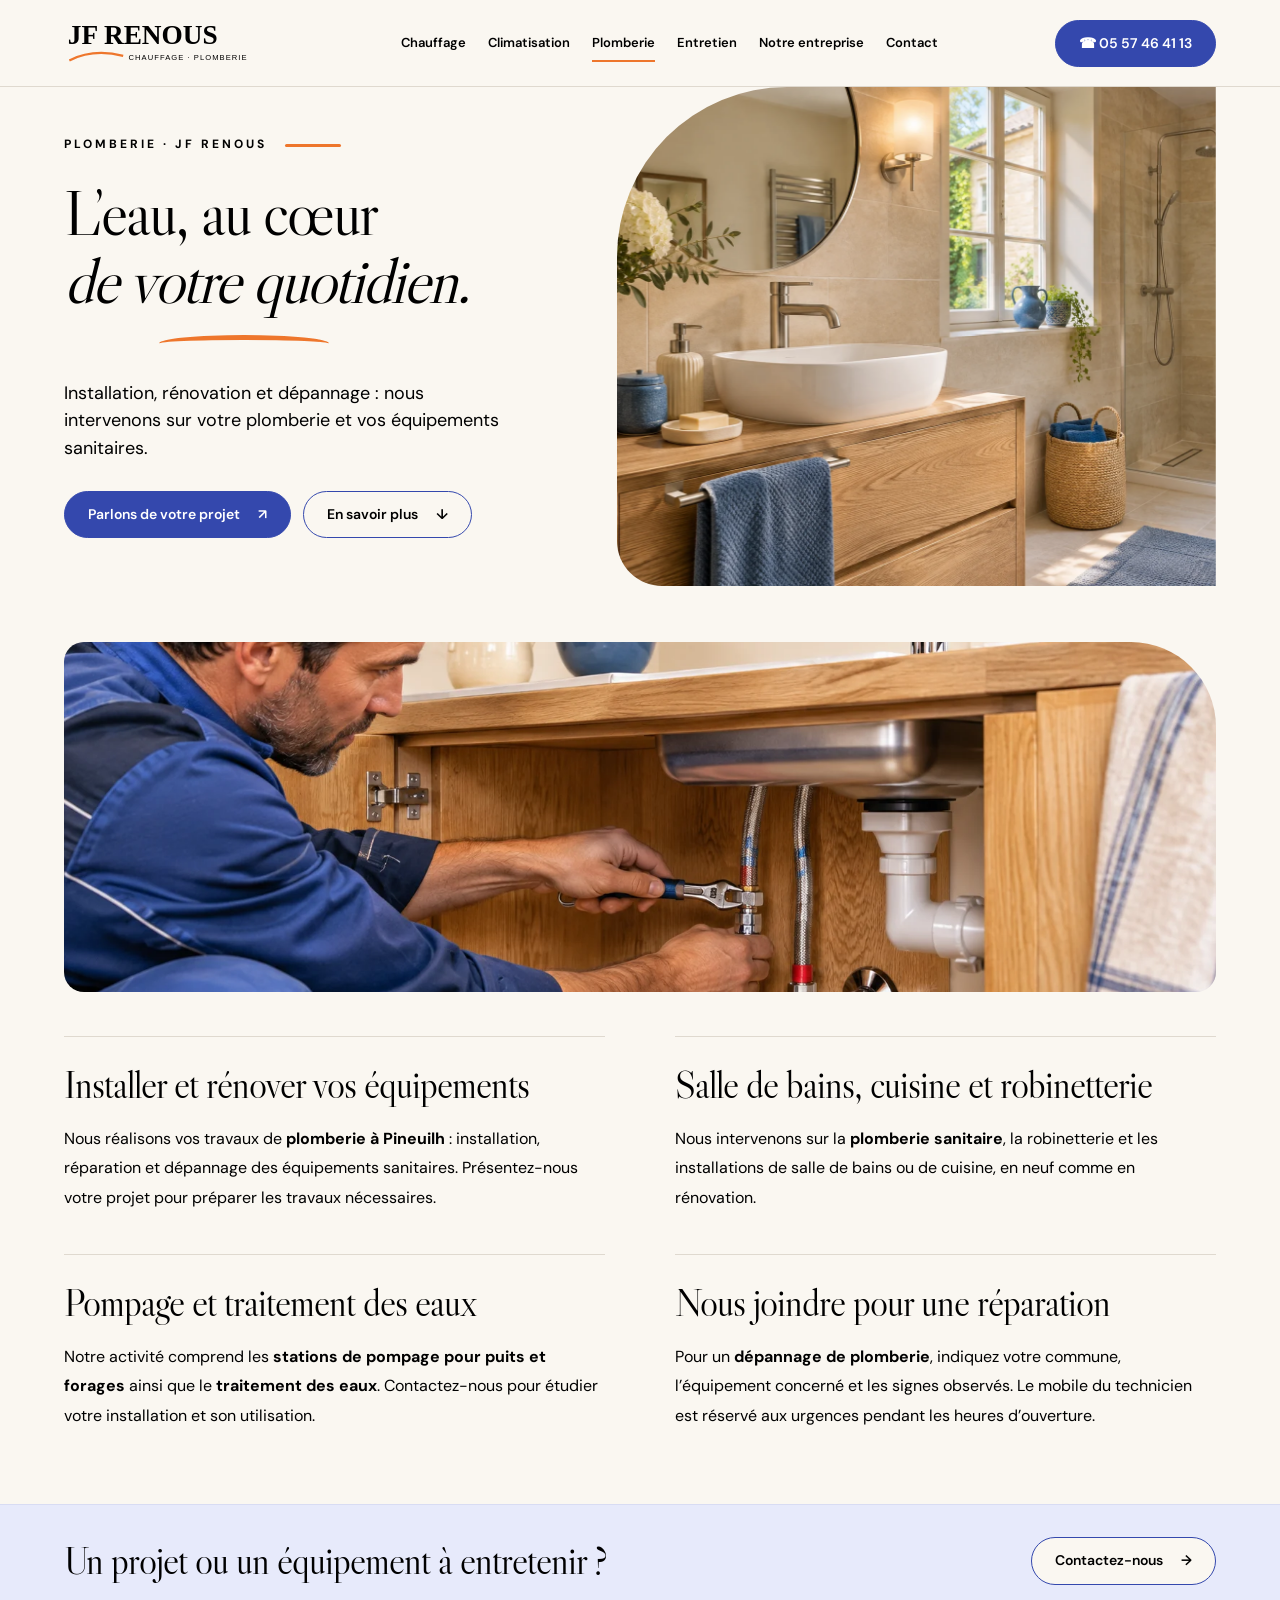
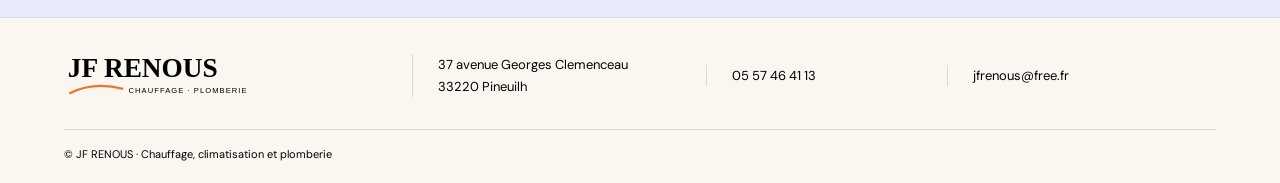
<file: plomberie.html>
<!doctype html><html lang="fr"><head><meta charset="utf-8"><meta name="viewport" content="width=device-width, initial-scale=1"><title>Plomberie et sanitaire à Pineuilh — JF RENOUS</title><meta name="description" content="Installation, rénovation et dépannage : nous intervenons sur votre plomberie et vos équipements sanitaires. Contactez JF RENOUS à Pineuilh."><meta name="theme-color" content="#3448AD"><link rel="icon" href="assets/favicon.svg"><link rel="stylesheet" href="style.css"><script src="app.js" defer></script></head><body class="inner"><a class="skip" href="#main">Aller au contenu</a><header><div class="header"><a class="logo" href="index.html"><img src="assets/logo.svg" alt="JF RENOUS — Accueil"></a><nav aria-label="Navigation principale"><a href="chauffage.html">Chauffage</a><a href="climatisation.html">Climatisation</a><a aria-current="page" href="plomberie.html">Plomberie</a><a href="entretien.html">Entretien</a><a href="entreprise.html">Notre entreprise</a><a href="contact.html">Contact</a></nav><a class="phone" href="tel:+33557464113">☎ 05 57 46 41 13</a><button class="menu" type="button" aria-expanded="false" aria-label="Ouvrir ou fermer le menu">Menu</button></div></header><main id="main"><section class="hero"><div class="hero-copy reveal"><div class="eyebrow">Plomberie · JF RENOUS</div><h1>L’eau, au cœur<br><em>de votre quotidien.</em></h1><div class="swoosh" aria-hidden="true"></div><p>Installation, rénovation et dépannage : nous intervenons sur votre plomberie et vos équipements sanitaires.</p><div class="actions"><a class="button" href="contact.html">Parlons de votre projet <span aria-hidden="true">↗</span></a><a class="button outline" href="#details">En savoir plus <span aria-hidden="true">↓</span></a></div></div><div class="hero-media"><figure><img src="assets/plomberie.webp" alt="Vasque et robinetterie dans une salle de bains" fetchpriority="high"></figure></div></section><section class="wrap" id="details"><figure class="activity-photo"><img src="assets/plomberie_detail.webp" alt="Installation de robinetterie de cuisine" loading="lazy"></figure><div class="editorial"><article><h2>Installer et rénover vos équipements</h2><p>Nous réalisons vos travaux de <strong>plomberie à Pineuilh</strong> : installation, réparation et dépannage des équipements sanitaires. Présentez-nous votre projet pour préparer les travaux nécessaires.</p></article><article><h2>Salle de bains, cuisine et robinetterie</h2><p>Nous intervenons sur la <strong>plomberie sanitaire</strong>, la robinetterie et les installations de salle de bains ou de cuisine, en neuf comme en rénovation.</p></article><article><h2>Pompage et traitement des eaux</h2><p>Notre activité comprend les <strong>stations de pompage pour puits et forages</strong> ainsi que le <strong>traitement des eaux</strong>. Contactez-nous pour étudier votre installation et son utilisation.</p></article><article><h2>Nous joindre pour une réparation</h2><p>Pour un <strong>dépannage de plomberie</strong>, indiquez votre commune, l’équipement concerné et les signes observés. Le mobile du technicien est réservé aux urgences pendant les heures d’ouverture.</p></article></div></section><section class="cta"><div class="wrap"><h2>Un projet ou un équipement à entretenir ?</h2><a class="button outline" href="contact.html">Contactez-nous <span aria-hidden="true">→</span></a></div></section></main><footer><div class="wrap"><div class="footer-top"><a class="logo" href="index.html"><img src="assets/logo.svg" alt="JF RENOUS — Accueil"></a><div>37 avenue Georges Clemenceau<br>33220 Pineuilh</div><div><a href="tel:+33557464113">05 57 46 41 13</a></div><div><a href="mailto:jfrenous@free.fr">jfrenous@free.fr</a></div></div><div class="footer-bottom"><span>© JF RENOUS · Chauffage, climatisation et plomberie</span></div></div></footer></body></html>
</file>
<file: style.css>
@import url('https://fonts.googleapis.com/css2?family=DM+Sans:wght@400;500;600;700&family=Libre+Caslon+Display&display=swap');
:root{--blue:#3448AD;--cream:#faf7f1;--orange:#ee762c;--line:#dfd9cf}*{box-sizing:border-box}html{scroll-behavior:smooth}body{margin:0;background:var(--cream);color:#000;font-family:'DM Sans',Arial,sans-serif;font-size:16px;line-height:1.65}a{color:inherit;text-decoration:none}a:focus-visible,button:focus-visible,input:focus-visible,textarea:focus-visible{outline:3px solid var(--orange);outline-offset:5px}button,input,textarea{font:inherit}button{cursor:pointer}header{position:sticky;top:0;z-index:10;background:#faf7f1f5;border-bottom:1px solid var(--line);backdrop-filter:blur(15px)}.header{max-width:1440px;margin:auto;display:flex;align-items:center;gap:28px;padding:15px 4%}.logo{width:220px;flex-shrink:0}.logo img{display:block;width:100%}nav{display:flex;align-items:center;justify-content:center;gap:22px;flex:1}nav a{font-size:13px;font-weight:600;white-space:nowrap;position:relative}nav a:after{content:'';height:2px;background:var(--orange);position:absolute;bottom:-8px;left:0;right:100%;transition:right .2s}nav a:hover:after,nav a[aria-current]:after{right:0}.phone,.button{display:inline-flex;align-items:center;justify-content:center;gap:18px;min-height:47px;padding:11px 23px;border-radius:99px;border:1px solid var(--blue);background:var(--blue);color:white;font-weight:600;font-size:14px;transition:transform .2s,box-shadow .2s}.button:hover,.phone:hover{transform:translateY(-2px);box-shadow:0 8px 20px #3448ad22}.button.outline{background:var(--cream);color:#000}.menu{display:none;border:1px solid var(--line);background:none;padding:8px 14px;border-radius:6px}h1,h2,h3{font-family:'Libre Caslon Display',Georgia,serif;font-weight:400;line-height:1.06;margin:0}h1{font-size:clamp(48px,5.5vw,84px);letter-spacing:-2px}h1 em{font-weight:400}h2{font-size:clamp(36px,4vw,56px);letter-spacing:-1px}h3{font-size:30px}p{margin:18px 0}.eyebrow{font-size:12px;letter-spacing:3px;font-weight:700;text-transform:uppercase;display:flex;align-items:center;gap:18px;margin-bottom:24px}.eyebrow:after,.mark{content:'';display:block;background:var(--orange);width:56px;height:3px;border-radius:4px}.hero{max-width:1440px;margin:auto;min-height:590px;display:grid;grid-template-columns:48% 52%;position:relative;overflow:hidden}.hero-copy{padding:48px 0 42px 8.3%;position:relative;z-index:1}.hero-copy>p{max-width:440px;font-size:18px;line-height:1.55;margin:28px 0}.swoosh{width:170px;height:17px;border-top:5px solid var(--orange);border-radius:70%;margin:20px 0 0 95px;transform:rotate(-3deg)}.hero-media{position:relative;margin-left:-35px;border-radius:240px 0 0 65px;overflow:hidden}.hero-media img{width:100%;height:100%;object-fit:cover}.hero-media figcaption{position:absolute;right:20px;bottom:16px;background:#faf7f1e8;color:#000;border-radius:30px;padding:7px 15px;font-size:10px}.hero-media figure{margin:0;height:100%}.actions{display:flex;flex-wrap:wrap;gap:12px;position:relative;z-index:2}.facts{border-block:1px solid var(--line);display:grid;grid-template-columns:repeat(3,1fr);padding:24px 4%;max-width:1440px;margin:auto}.facts div{text-align:center;border-right:1px solid var(--line);font-family:Georgia,serif;font-size:19px}.facts div:last-child{border:0}.facts span{color:var(--orange);font-family:Arial;margin-right:12px}.wrap{max-width:1280px;margin:auto;padding:56px 5%}.section-title{margin-bottom:30px}.section-title .mark{margin-bottom:19px}.cards{display:grid;grid-template-columns:repeat(3,1fr);gap:24px}.card{border:1px solid var(--line);border-radius:18px;overflow:hidden;transition:transform .3s;background:#fff8}.card:hover{transform:translateY(-5px)}.card-photo{height:200px;overflow:hidden;background:#e6e2db}.card-photo img{width:100%;height:100%;object-fit:cover;transition:transform .5s}.card:hover img{transform:scale(1.04)}.card-body{padding:24px}.card h3{display:flex;gap:12px;align-items:center}.card .icon{color:var(--orange);font-family:Arial;font-size:28px}.card p{font-size:14px;line-height:1.6}.textlink{font-size:14px;font-weight:700;border-bottom:1px solid var(--orange);padding-bottom:5px}.split{display:grid;grid-template-columns:1fr 1fr;gap:70px;align-items:center}.split img{width:100%;height:360px;object-fit:cover;border-radius:20px 110px 20px 20px}.split .mark{margin-bottom:20px}.split p{font-size:16px}.editorial{display:grid;grid-template-columns:1fr 1fr;gap:24px 70px;padding-top:12px}.editorial article{border-top:1px solid var(--line);padding-top:28px}.editorial h2{font-size:38px}.editorial p{line-height:1.85}.cta{background:#e7eafb;border-block:1px solid #d8dcf3}.cta .wrap{padding-block:32px;display:flex;align-items:center;justify-content:space-between;gap:25px}.cta h2{font-size:38px;max-width:800px}footer .wrap{padding-top:30px;padding-bottom:20px}.footer-top{display:grid;grid-template-columns:1.2fr 1fr .8fr 1fr;gap:25px;align-items:center;font-size:13px}.footer-top>div{padding-left:25px;border-left:1px solid var(--line)}.footer-bottom{display:flex;justify-content:space-between;gap:20px;margin-top:25px;border-top:1px solid var(--line);padding-top:15px;font-size:11px}.contact-panel{display:grid;grid-template-columns:1fr 1fr;gap:50px;background:#eeebe5;border-radius:22px;padding:38px;margin-bottom:50px}.contact-panel h2{font-size:38px}.contact-panel a{display:block;margin:12px 0}form{display:grid;gap:14px}label{display:block;font-size:13px;font-weight:600}input,textarea{display:block;width:100%;padding:11px;border:1px solid #bcb8b0;border-radius:7px;background:var(--cream);color:#000;margin-top:5px}textarea{min-height:120px}form .button{justify-self:start}small{font-size:12px}.reveal{animation:appear .7s ease both}@keyframes appear{from{opacity:0;transform:translateY(16px)}to{opacity:1;transform:translateY(0)}}.inner .hero{min-height:460px}.inner h1{font-size:clamp(48px,5vw,72px)}.inner .hero-copy{padding-block:48px}.inner .hero-media{border-radius:170px 0 0 45px}.skip{position:absolute;left:15px;top:-100px}.skip:focus{top:10px;z-index:100;background:white;padding:15px}strong{font-weight:700}@media(min-width:1450px){.hero{min-height:640px}}@media(max-width:1150px){.header{gap:15px}nav{gap:13px}nav a{font-size:12px}.logo{width:180px}.phone{padding:10px 15px;font-size:12px}.hero{min-height:560px}.hero-copy{padding-top:40px}.hero-copy>p{max-width:350px}.actions .button{font-size:12px;padding:10px 17px}}@media(max-width:900px){.header{justify-content:space-between}.menu{display:block}nav{display:none;position:absolute;top:100%;left:0;right:0;background:var(--cream);padding:25px;box-shadow:0 15px 20px #0001;flex-direction:column;align-items:start}nav.open{display:flex}nav a{font-size:16px;padding:5px}.header .phone{margin-left:auto}.hero{min-height:500px}.hero-copy{padding-left:8%}h1{font-size:56px}.hero-copy>p{font-size:16px}.hero-media{margin-left:0;border-radius:150px 0 0 50px}.cards{gap:14px}.card-body{padding:18px}.card h3{font-size:25px}.split{gap:35px}.footer-top{grid-template-columns:1fr 1fr}.editorial{gap:30px}.facts div{font-size:16px}}@media(max-width:620px){.header{padding:12px 5%;gap:12px}.logo{width:158px}.header .phone{font-size:0;min-height:39px;padding:8px 13px}.header .phone:before{content:'Appeler';font-size:12px}.menu{font-size:12px}.hero{display:flex;flex-direction:column}.hero-copy{padding:32px 6%}.hero-copy>p{max-width:100%}h1{font-size:58px;letter-spacing:-1.5px}.hero-media{height:300px;margin:0 0 0 6%;border-radius:100px 0 0 30px}.hero-media img{object-position:center}.hero-media figcaption{font-size:9px}.facts{padding:20px 4%}.facts div{font-size:13px;line-height:1.4;padding:0 8px}.facts span{display:block;margin:0 0 6px}.wrap{padding:38px 6%}.cards{grid-template-columns:1fr;gap:20px}.card-photo{height:220px}.card h3{font-size:31px}.card-body{padding:24px}.split,.editorial,.contact-panel{grid-template-columns:1fr;gap:25px}.split img{height:260px}.editorial h2{font-size:34px}.cta .wrap{align-items:start;flex-direction:column}.cta h2{font-size:36px}.footer-top{gap:20px}.footer-top>div{padding-left:12px}.footer-bottom{flex-direction:column;gap:8px}.inner .hero-media{height:240px}.contact-panel{padding:23px}.contact-panel h2{font-size:34px}.actions{gap:10px}.actions .button{font-size:12px;padding:10px 16px}}@media(prefers-reduced-motion:reduce){html{scroll-behavior:auto}*,*:before,*:after{animation:none!important;transition:none!important}}
.scroll-reveal{opacity:0;transform:translateY(18px);transition:opacity .5s ease,transform .5s ease}.scroll-reveal.visible{opacity:1;transform:none}@media(prefers-reduced-motion:reduce){.scroll-reveal{opacity:1;transform:none}}
/* Slow continuous zoom confined to the header photograph. */
.hero-media img{animation:hero-breathe 16s ease-in-out infinite;transform-origin:center;will-change:transform}
@keyframes hero-breathe{0%,100%{transform:scale(1)}50%{transform:scale(1.09)}}
.activity-photo{margin:0 0 32px;overflow:hidden;border-radius:20px 85px 20px 20px;background:#eae5dc}.activity-photo img{display:block;width:100%;height:350px;object-fit:cover}.activity-photo figcaption{font-size:11px;padding:7px 15px;background:var(--cream)}
@media(max-width:620px){.activity-photo img{height:250px}.activity-photo{border-radius:15px 55px 15px 15px;margin-bottom:25px}}
@media(prefers-reduced-motion:reduce){.hero-media img{animation:none!important;transform:none!important;will-change:auto}}

.scroll-reveal{opacity:0;transform:translateY(18px);transition:opacity .65s ease var(--reveal-delay,0ms),transform .65s cubic-bezier(.2,.65,.3,1) var(--reveal-delay,0ms)}.scroll-reveal.visible{opacity:1;transform:translateY(0)}@media(prefers-reduced-motion:reduce){.scroll-reveal{opacity:1;transform:none;transition:none!important}}
/* Shared content boundaries for every page and section. */
:root{--content-width:1200px;--content-size:90%}
.header,.hero,.facts,.wrap{width:var(--content-size);max-width:var(--content-width);margin-inline:auto}
.header{padding-inline:0}
.wrap{padding-inline:0}
.hero-copy{padding-left:0;padding-right:28px;min-width:0}
.hero-media{margin-left:0;min-width:0}
.facts{padding-inline:0}
.editorial,.cards,.contact-panel,.split{min-width:0}
.activity-photo{max-width:100%}
img{max-width:100%}
@media(max-width:900px){.hero-copy{padding-left:0;padding-right:22px}.header{padding-inline:0}}
@media(max-width:620px){.header{padding-inline:0}.hero-copy{padding:30px 0}.hero-media{margin:0;width:100%}.wrap{padding-inline:0}.facts{padding-inline:0}.inner .hero-copy{padding-block:30px}.contact-panel{padding:23px}.footer-top{grid-template-columns:minmax(0,1fr) minmax(0,1fr)}.footer-top>div{overflow-wrap:anywhere}}
</file>
